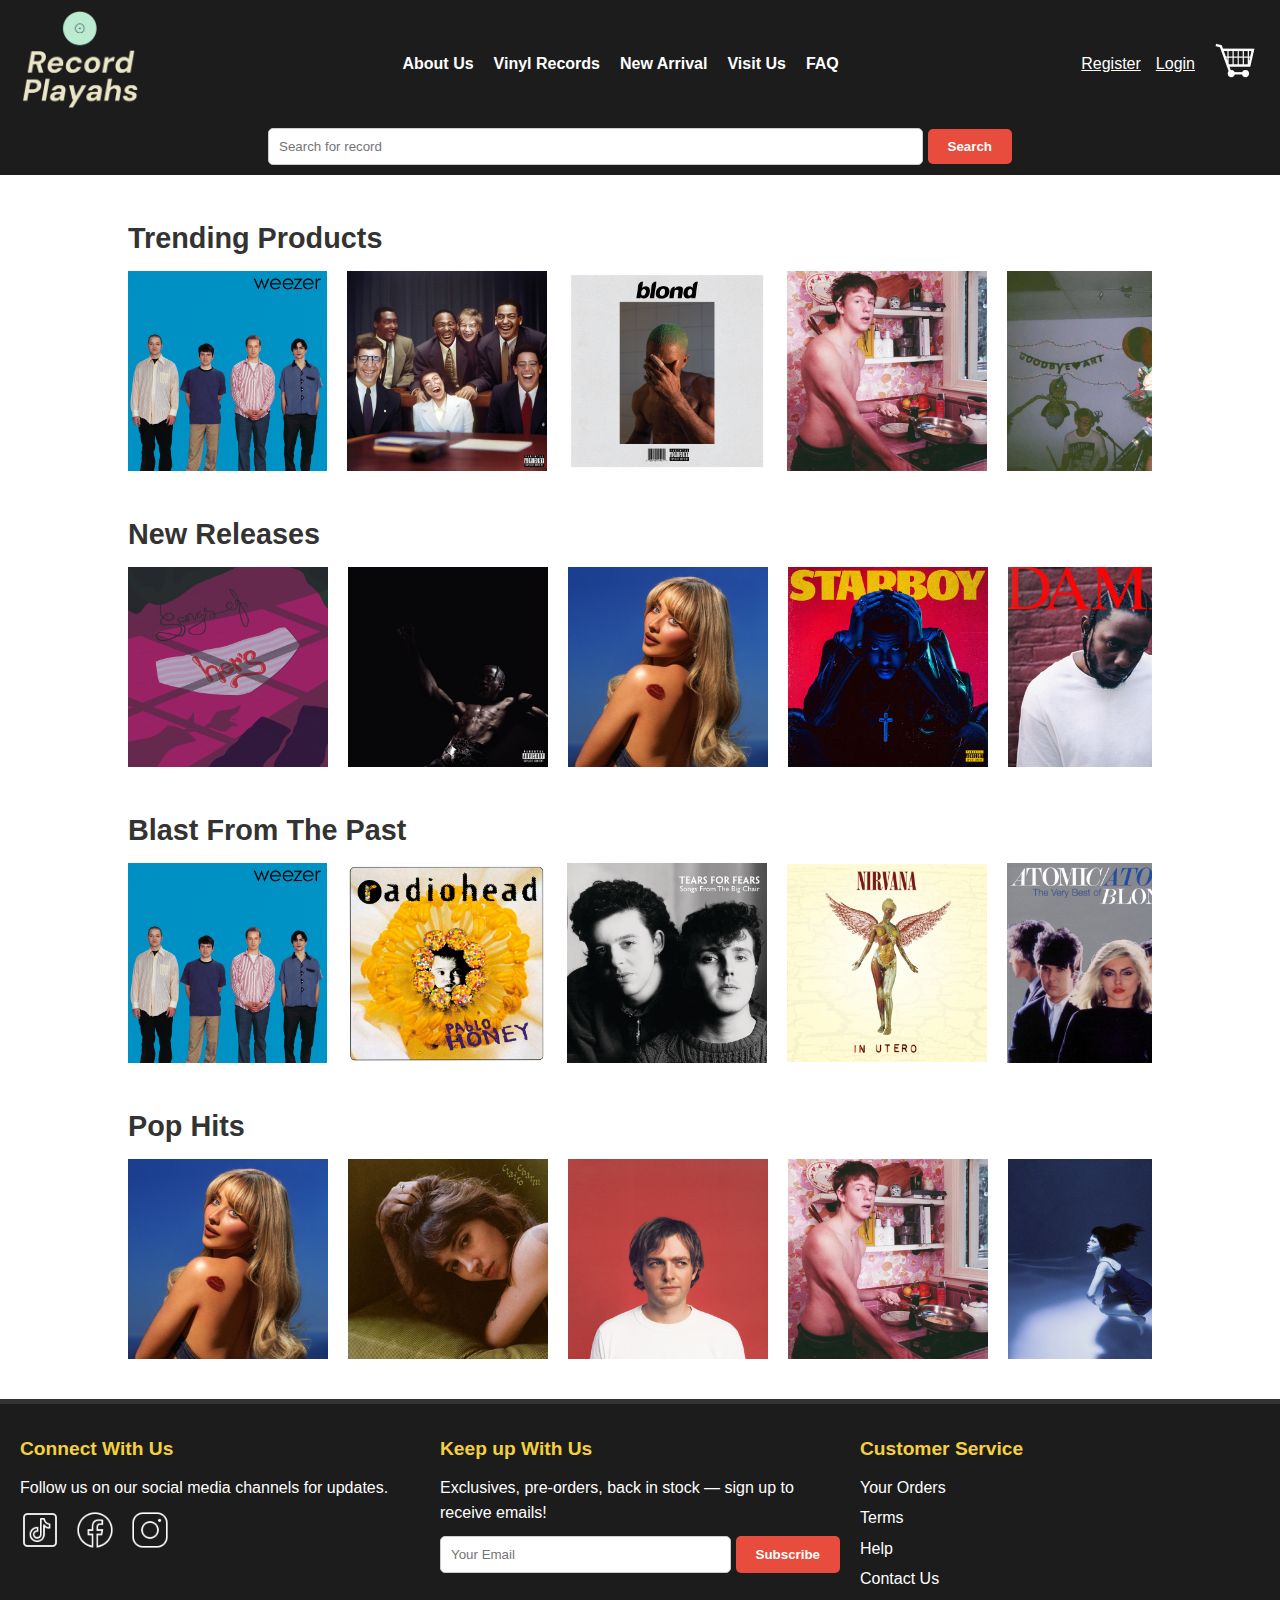
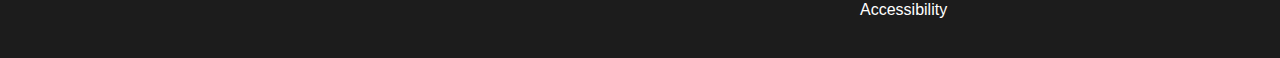
<file: index.html>
<!DOCTYPE html>
<html lang="en">
<head>
  <!-- Character encoding and responsive viewport settings for mobile compatibility -->
  <meta charset="UTF-8">
  <meta name="viewport" content="width=device-width, initial-scale=1.0">
  
  <!-- Link to external CSS file for styling -->
  <link rel="stylesheet" href="styles.css">
  
  <!-- Link to external JavaScript file, deferred loading to improve page load speed -->
  <script src="scripts.js" defer></script>
  
  <!-- Title of the webpage -->
  <title>Record Playahs</title>
</head>
<body>
  <!-- Header section containing the main navigation and search bar -->
  <header>
    <nav>
      <!-- Logo with a link back to the homepage -->
      <a href="#"><img src="images/record-playahs-high-resolution-logo-transparent.png" alt="Record Playahs Logo" id="logo"></a>
      
      <!-- Navigation links for various sections of the site -->
      <ul>
        <li><a href="#">About Us</a></li>
        <li><a href="#">Vinyl Records</a></li>
        <li><a href="#">New Arrival</a></li>
        <li><a href="#">Visit Us</a></li>
        <li><a href="#">FAQ</a></li>
      </ul>
      
      <!-- Authentication links for Register, Login, and Cart -->
      <div class="auth-links">
        <a href="#">Register</a>
        <a href="#">Login</a>
        <a href="buy-page.html"><img src="images/cart-icon.png" alt="Cart"></a>
      </div>
    </nav>
    
    <!-- Search bar form for searching records on the website -->
    <form id="search-bar">
      <input type="text" placeholder="Search for record">
      <button type="submit">Search</button>
    </form>
  </header>

  <!-- Main content section of the website -->
  <main>
    <!-- Trending Section with a list of popular albums -->
    <section id="trending" role="region" aria-labelledby="trending-products">
      <h2 id="trending-products">Trending Products</h2>
      <div class="carousel-container">
        <!-- Buttons to scroll through the carousel of albums -->
        <button class="carousel-button left" aria-label="Scroll Left">&lt;</button>
        
        <!-- Track containing the list of trending albums -->
        <div class="carousel-track">
          <ul role="list">
            <li><a href="product-page-weezer.html"><img src="images/weezer.jpg" alt="Weezer Album"></a></li>
            <li><a href="product-page-yachty.html"><img src="images/lil yachty.jpg" alt="Lil Yachty Album"></a></li>
            <li><a href="product-page-frank.html"><img src="images/frank-ocean.jpg" alt="Frank Ocean Album"></a></li>
            <li><img src="images/malcolm-todd.jpg" alt="Malcolm Todd Album"></li>
            <li><img src="images/surf-curse.jpg" alt="Surf Curse Album"></li>
            <li><img src="images/sufjan-stevens.jpg" alt="Call Me By Your Name"></li>
            <li><img src="images/between-friends.jpg" alt="Between Friends Album"></li>
            <li><img src="images/declan-mckenna.jpg" alt="Declan Mckenna Album"></li>
            <li><img src="images/wallows.jpg" alt="Wallows Album"></li>
            <li><img src="images/salvia-path.jpg" alt="Salvia Path Album"></li>
          </ul>
        </div>
        
        <!-- Button to scroll the carousel right -->
        <button class="carousel-button right" aria-label="Scroll Right">&gt;</button>
      </div>
    </section>

    <!-- New Releases Section displaying newly released albums -->
    <section id="new-releases" role="region" aria-labelledby="new-releases-products">
      <h2 id="new-releases-products">New Releases</h2>
      <div class="carousel-container">
        <!-- Scroll buttons for the carousel -->
        <button class="carousel-button left" aria-label="Scroll Left">&lt;</button>
        
        <!-- Track for displaying the new release albums -->
        <div class="carousel-track">
          <ul role="list">
            <li><img src="images/hers.jpg" alt="Her's Album"></li>
            <li><img src="images/travis-scott.jpg" alt="Travis The Scott"></li>
            <li><img src="images/sabrina-carpenter.jpg" alt="Sabrina Carpenter"></li>
            <li><img src="images/weeknd.jpg" alt="weeknd"></li>
            <li><img src="images/kendrick.jpg" alt="KDot"></li>
            <li><img src="images/clairo.jpg" alt="Clairo"></li>
            <li><img src="images/igor.jpg" alt="Igor"></li>
            <li><img src="images/guts.jpg" alt="Guts"></li>
            <li><img src="images/clancy.jpg" alt="21 Pilots"></li>
            <li><img src="images/billie.jpg" alt="Billie Eillish"></li>
          </ul>
        </div>
        
        <!-- Button to scroll the carousel right -->
        <button class="carousel-button right" aria-label="Scroll Right">&gt;</button>
      </div>
    </section>

    <!-- Blast From The Past Section for classic albums -->
    <section id="blast-from-past" role="region" aria-labelledby="blast-from-past-products">
      <h2 id="blast-from-past-products">Blast From The Past</h2>
      <div class="carousel-container">
        <!-- Scroll buttons for the carousel -->
        <button class="carousel-button left" aria-label="Scroll Left">&lt;</button>
        
        <!-- Track for displaying past albums -->
        <div class="carousel-track">
          <ul role="list">
            <li><a href="product-page-weezer.html"><img src="images/weezer.jpg" alt="Weezer Album"></a></li>
            <li><img src="images/radiohead.jpg" alt="Lil Yachty Album"></li>
            <li><img src="images/tears.jpg" alt="Frank Ocean Album"></li>
            <li><img src="images/nirvana.jpg" alt="Malcolm Todd Album"></li>
            <li><img src="images/blondie.jpg" alt="Surf Curse Album"></li>
            <li><img src="images/talking-heads.jpg" alt="Call Me By Your Name"></li>
            <li><img src="images/david-bowie.jpg" alt="Between Friends Album"></li>
            <li><img src="images/fleetwood.jpg" alt="Declan Mckenna Album"></li>
            <li><img src="images/queen.jpg" alt="Wallows Album"></li>
            <li><img src="images/rolling-stones.jpg" alt="Salvia Path Album"></li>
          </ul>
        </div>
        
        <!-- Button to scroll the carousel right -->
        <button class="carousel-button right" aria-label="Scroll Right">&gt;</button>
      </div>
    </section>

    <!-- Pop Hits Section displaying popular albums -->
    <section id="pop-hits" role="region" aria-labelledby="pop-hits-products">
      <h2 id="pop-hits-products">Pop Hits</h2>
      <div class="carousel-container">
        <!-- Scroll buttons for the carousel -->
        <button class="carousel-button left" aria-label="Scroll Left">&lt;</button>
        
        <!-- Track for displaying popular pop albums -->
        <div class="carousel-track">
          <ul role="list">
            <li><img src="images/sabrina-carpenter.jpg" alt="Album"></li>
            <li><img src="images/clairo.jpg" alt="Album"></li>
            <li><img src="images/dayglow-album.jpg" alt="Album"></li>
            <li><img src="images/malcolm-todd.jpg" alt="Album"></li>
            <li><img src="images/marias.jpg" alt="Album"></li>
            <li><img src="images/beabadoobee.jpg" alt="Album Name"></li>
            <li><img src="images/chappel-roan.jpg" alt="Album"></li>
            <li><img src="images/declan-mckenna.jpg" alt="Declan Mckenna Album"></li>
            <li><img src="images/wallows.jpg" alt="Wallows Album"></li>
            <li><img src="images/alfie.jpg" alt="Album"></li>
          </ul>
        </div>
        
        <!-- Button to scroll the carousel right -->
        <button class="carousel-button right" aria-label="Scroll Right">&gt;</button>
      </div>
    </section>
  </main>

  <!-- Footer section containing contact and social media links -->
  <footer>
    <section>
      <h3>Connect With Us</h3>
      <p>Follow us on our social media channels for updates.</p>
      <div class="social-icons">
        <a href="#" aria-label="TikTok"><img src="images/tiktok-icon.png" alt="TikTok Icon"></a>
        <a href="#" aria-label="Facebook"><img src="images/facebook-icon.png" alt="Facebook Icon"></a>
        <a href="#" aria-label="Instagram"><img src="images/instagram-icon.png" alt="Instagram Icon"></a>
      </div>
    </section>
    
    <section>
      <h3>Keep up With Us</h3>
      <p>Exclusives, pre-orders, back in stock — sign up to receive emails!</p>
      <form>
        <input type="email" placeholder="Your Email">
        <button type="submit">Subscribe</button>
      </form>
    </section>
    
    <section>
      <h3>Customer Service</h3>
      <ul>
        <li><a href="#">Your Orders</a></li>
        <li><a href="#">Terms</a></li>
        <li><a href="#">Help</a></li>
        <li><a href="#">Contact Us</a></li>
        <li><a href="#">Accessibility</a></li>
      </ul>
    </section>
  </footer>
</body>
</html>
</file>
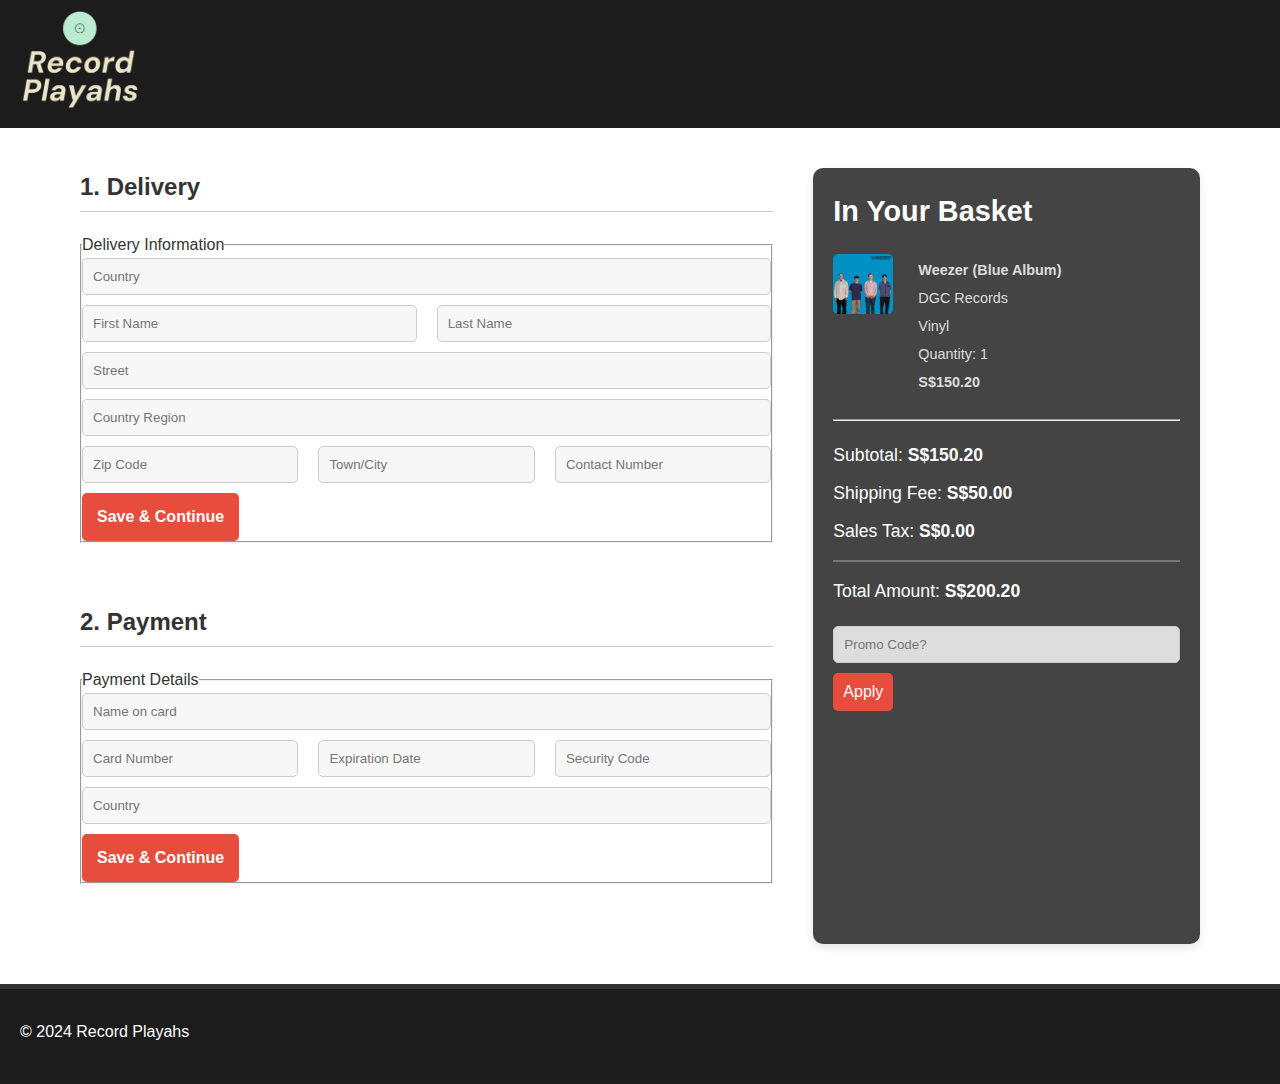
<file: buy-page.html>
<!DOCTYPE html>
<html lang="en">
<head>
  <!-- Metadata for character encoding and responsive viewport settings -->
  <meta charset="UTF-8">
  <meta name="viewport" content="width=device-width, initial-scale=1.0">
  
  <!-- Link to external CSS file for styling the page -->
  <link rel="stylesheet" href="styles.css">
  
  <!-- Link to external JavaScript file (with defer attribute to load after the page) -->
  <script src="scripts.js" defer></script>
  
  <!-- Title of the page, displayed in the browser tab -->
  <title>Buy Page</title>
</head>
<body>
  <!-- Header section with the website logo -->
  <header>
    <nav>
      <!-- Link to homepage with the logo -->
      <a href="index.html"><img src="images/record-playahs-high-resolution-logo-transparent.png" alt="Record Playahs Logo" id="logo"></a>
    </nav>
  </header>

  <!-- Main content section of the Buy Page -->
  <main class="buy-page">
    
    <!-- Delivery information section -->
    <section class="delivery-form">
      <h2>1. Delivery</h2>
      <!-- Delivery form for the user to fill out their delivery details -->
      <form>
        <fieldset>
          <legend>Delivery Information</legend>
          <!-- Country input field -->
          <input type="text" placeholder="Country">
          
          <!-- First and Last name inputs in a row -->
          <span class="form-row">
            <input type="text" placeholder="First Name">
            <input type="text" placeholder="Last Name">
          </span>
          
          <!-- Street address input field -->
          <input type="text" placeholder="Street">
          
          <!-- Country Region input field -->
          <span class="form-row">
            <input type="text" placeholder="Country Region">
          </span>
          
          <!-- Zip Code, City, and Contact Number in a row -->
          <span class="form-row">
            <input type="text" placeholder="Zip Code">
            <input type="text" placeholder="Town/City">
            <input type="text" placeholder="Contact Number">
          </span>
          
          <!-- Button to save the form data and proceed to payment -->
          <button type="submit" class="save-button">Save & Continue</button>
        </fieldset>
      </form>

      <!-- Payment section, initially hidden -->
      <h2>2. Payment</h2>
      <form id="payment-form" class="hidden">
        <fieldset>
          <legend>Payment Details</legend>
          
          <!-- Name on card input field -->
          <input type="text" placeholder="Name on card">
          
          <!-- Card Number, Expiration Date, and Security Code inputs in a row -->
          <span class="form-row">
            <input type="text" placeholder="Card Number">
            <input type="text" placeholder="Expiration Date">
            <input type="text" placeholder="Security Code">
          </span>
          
          <!-- Country input for payment section -->
          <input type="text" placeholder="Country">
          
          <!-- Button to save payment details and continue -->
          <button type="submit" class="save-button">Save & Continue</button>
        </fieldset>
      </form>
    </section>

    <!-- Basket Section showing the user's items and order summary -->
    <section class="basket-section">
      <h2>In Your Basket</h2>
      
      <!-- Item listed in the basket (Weezer's Blue Album) -->
      <figure class="basket-item">
        <img src="images/weezer.jpg" alt="Album Image">
        <figcaption>
          <p><strong>Weezer (Blue Album)</strong></p>
          <p>DGC Records</p>
          <p>Vinyl</p>
          <p>Quantity: 1</p>
          <p><strong>S$150.20</strong></p>
        </figcaption>
      </figure>
      
      <!-- Horizontal line separating the item and total -->
      <hr>
      
      <!-- Section showing the order summary -->
      <section class="basket-total">
        <p>Subtotal: <strong>S$150.20</strong></p>
        <p>Shipping Fee: <strong>S$50.00</strong></p>
        <p>Sales Tax: <strong>S$0.00</strong></p>
        <hr>
        <p>Total Amount: <strong>S$200.20</strong></p>
      </section>
      
      <!-- Promo code form -->
      <form>
        <input type="text" placeholder="Promo Code?" class="promo-code">
        <button type="submit" class="apply-button">Apply</button>
      </form>        
    </section>
  </main>

  <!-- Footer section with copyright info -->
  <footer>
    <p>© 2024 Record Playahs</p>
  </footer>
</body>
</html>
</file>
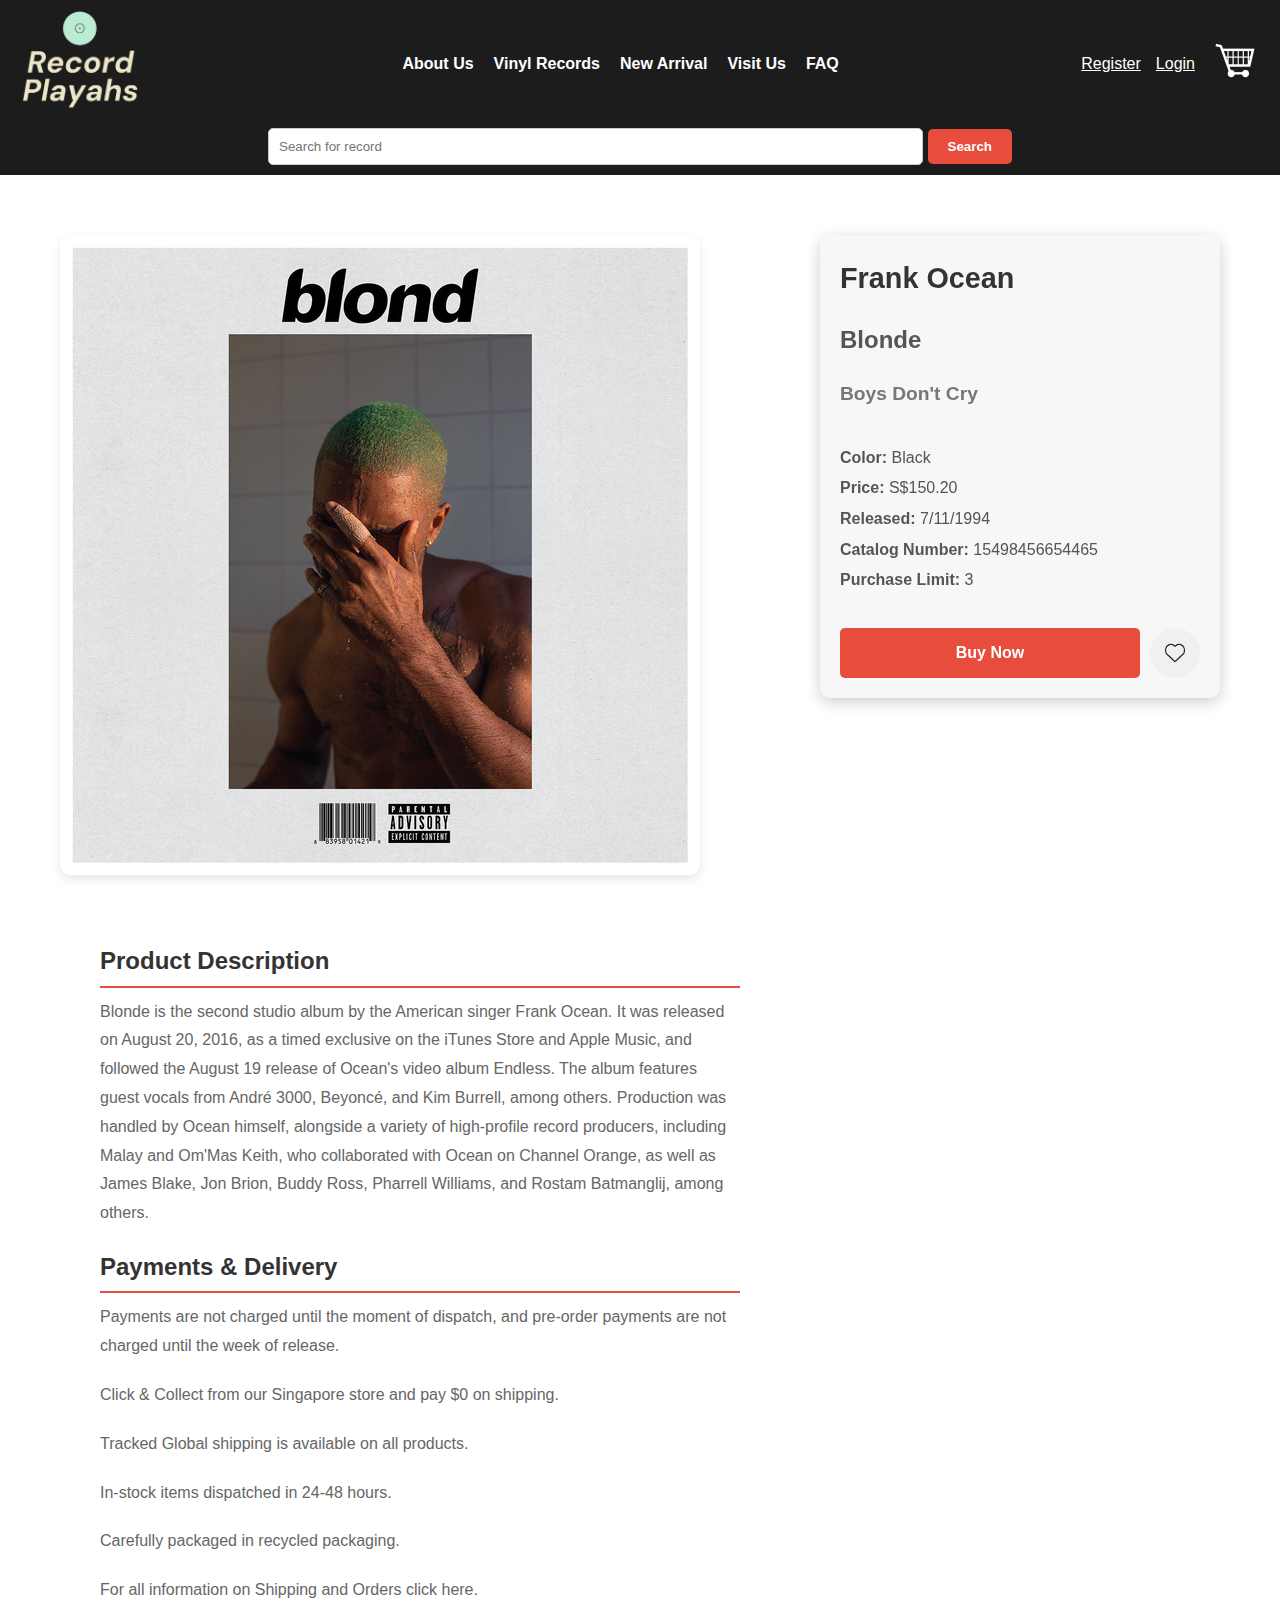
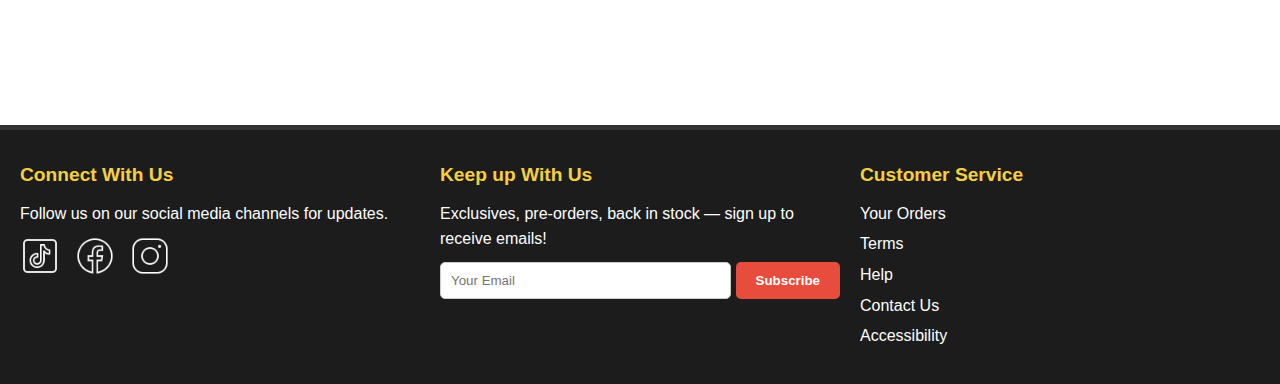
<file: product-page-frank.html>
<!DOCTYPE html>
<html lang="en">
<head>
  <!-- Metadata for character encoding and responsive viewport settings -->
  <meta charset="UTF-8">
  <meta name="viewport" content="width=device-width, initial-scale=1.0">
  
  <!-- Link to external CSS file for styling the page -->
  <link rel="stylesheet" href="styles.css">
  
  <!-- Link to external JavaScript file (with defer attribute to load after the page) -->
  <script src="scripts.js" defer></script>
  
  <!-- Title of the page, which is displayed in the browser tab -->
  <title>Product Page</title>
</head>
<body>
  <!-- Header section containing the navigation and search bar -->
  <header>
    <nav>
      <!-- Link to homepage with the logo -->
      <a href="index.html"><img src="images/record-playahs-high-resolution-logo-transparent.png" alt="Record Playahs Logo" id="logo"></a>
      
      <!-- Navigation menu with links to other pages -->
      <ul>
        <li><a href="#">About Us</a></li>
        <li><a href="#">Vinyl Records</a></li>
        <li><a href="#">New Arrival</a></li>
        <li><a href="#">Visit Us</a></li>
        <li><a href="#">FAQ</a></li>
      </ul>
      
      <!-- Section containing authentication links (Register, Login, and Cart) -->
      <section class="auth-links">
        <a href="#">Register</a>
        <a href="#">Login</a>
        <a href="#"><img src="images/cart-icon.png" alt="Cart"></a>
      </section>
    </nav>
    
    <!-- Search form for searching products on the website -->
    <form id="search-bar">
      <input type="text" placeholder="Search for record">
      <button type="submit">Search</button>
    </form>
  </header>

  <!-- Main section where the product details are displayed -->
  <main>
    <section class="product-details">
      <!-- Left section: Product image and description -->
      <aside class="product-left">
        <figure class="product-image">
          <!-- Display the product image (Frank Ocean's album cover) -->
          <img src="images/frank-ocean.jpg" alt="Frank Ocean Album">
        </figure>
        
        <section class="product-description">
          <!-- Product description with details about the album -->
          <h2>Product Description</h2>
          <p>Blonde is the second studio album by the American singer Frank Ocean. 
            It was released on August 20, 2016, as a timed exclusive on the iTunes Store and 
            Apple Music, and followed the August 19 release of Ocean's video album Endless. 
            The album features guest vocals from André 3000, Beyoncé, and Kim Burrell, among 
            others. Production was handled by Ocean himself, alongside a variety of 
            high-profile record producers, including Malay and Om'Mas Keith, who 
            collaborated with Ocean on Channel Orange, as well as James Blake, 
            Jon Brion, Buddy Ross, Pharrell Williams, and Rostam Batmanglij, among others.</p>
          
          <!-- Payment and Delivery information -->
          <h2>Payments & Delivery</h2>
          <p>Payments are not charged until the moment of dispatch, and pre-order payments are not charged until the week of release.</p>
          <p>Click & Collect from our Singapore store and pay $0 on shipping.</p>
          <p>Tracked Global shipping is available on all products.</p>
          <p>In-stock items dispatched in 24-48 hours.</p>
          <p>Carefully packaged in recycled packaging.</p>
          <p>For all information on Shipping and Orders click here.</p>
        </section>
      </aside>

      <!-- Right section: Product details (title, catalog number, price, and actions) -->
      <article class="product-info">
        <!-- Product name and album details -->
        <h1>Frank Ocean</h1>
        <h2>Blonde</h2>
        <h3>Boys Don't Cry</h3>
        
        <!-- Additional product meta information -->
        <section class="product-meta">
          <p><strong>Color:</strong> Black</p>
          <p><strong>Price:</strong> S$150.20</p>
          <p><strong>Released:</strong> 7/11/1994</p>
          <p><strong>Catalog Number:</strong> 15498456654465</p>
          <p><strong>Purchase Limit:</strong> 3</p>
        </section>
        
        <!-- Product action buttons (Buy Now, Add to Wishlist) -->
        <section class="product-actions">
          <!-- Buy Now button -->
          <button class="buy-now">Buy Now</button>
          
          <!-- Wishlist button with heart icon -->
          <button class="wishlist"><img src="images/heart-icon.png" alt="Wishlist"></button>
        </section>
      </article>
    </section>
  </main>

  <!-- Footer section with social media links and customer service information -->
  <footer>
    <section>
      <!-- Connect with us: Section with social media icons -->
      <h3>Connect With Us</h3>
      <p>Follow us on our social media channels for updates.</p>
      <section class="social-icons">
        <a href="#" aria-label="TikTok"><img src="images/tiktok-icon.png" alt="TikTok Icon"></a>
        <a href="#" aria-label="Facebook"><img src="images/facebook-icon.png" alt="Facebook Icon"></a>
        <a href="#" aria-label="Instagram"><img src="images/instagram-icon.png" alt="Instagram Icon"></a>
      </section>
    </section>
    
    <!-- Keep up with us: Email subscription form -->
    <section>
      <h3>Keep up With Us</h3>
      <p>Exclusives, pre-orders, back in stock — sign up to receive emails!</p>
      <form>
        <input type="email" placeholder="Your Email">
        <button type="submit">Subscribe</button>
      </form>
    </section>
    
    <!-- Customer Service section with helpful links -->
    <section>
      <h3>Customer Service</h3>
      <ul>
        <li><a href="#">Your Orders</a></li>
        <li><a href="#">Terms</a></li>
        <li><a href="#">Help</a></li>
        <li><a href="#">Contact Us</a></li>
        <li><a href="#">Accessibility</a></li>
      </ul>
    </section>
  </footer>
</body>
</html>
</file>
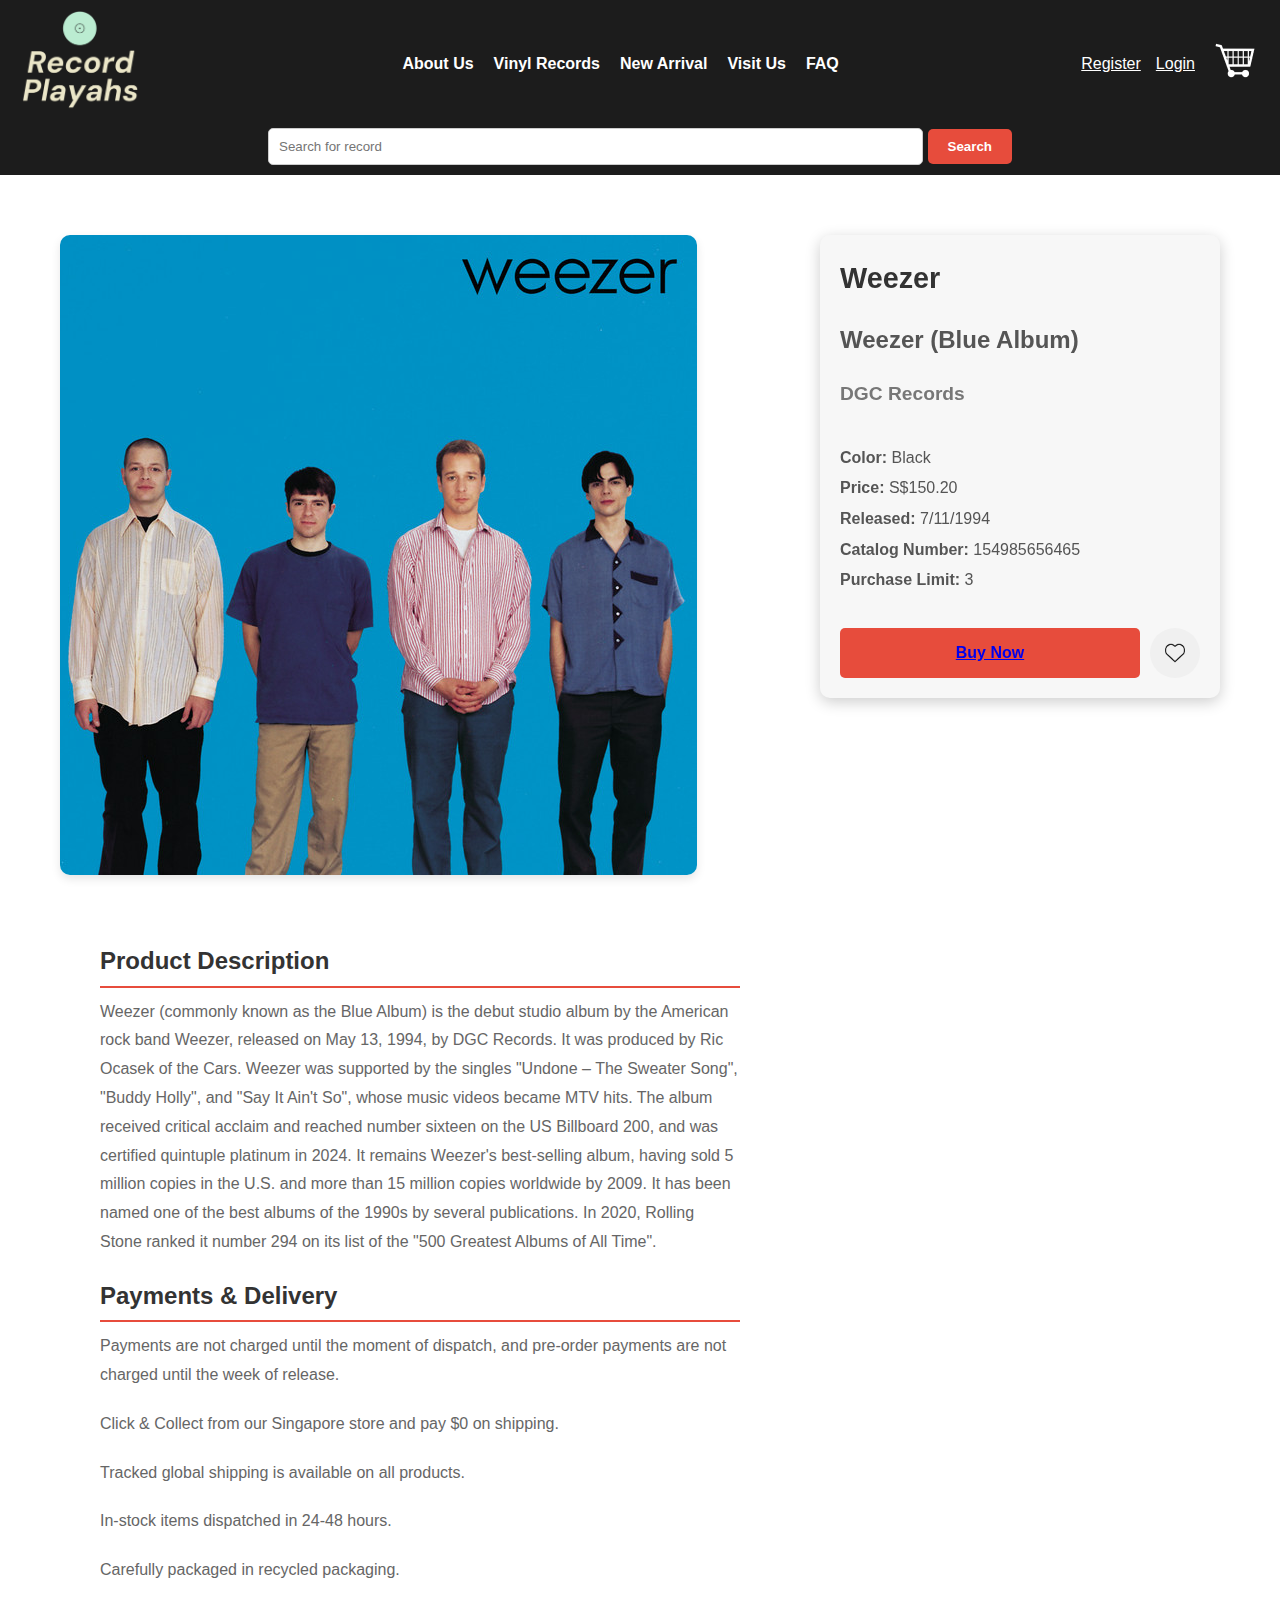
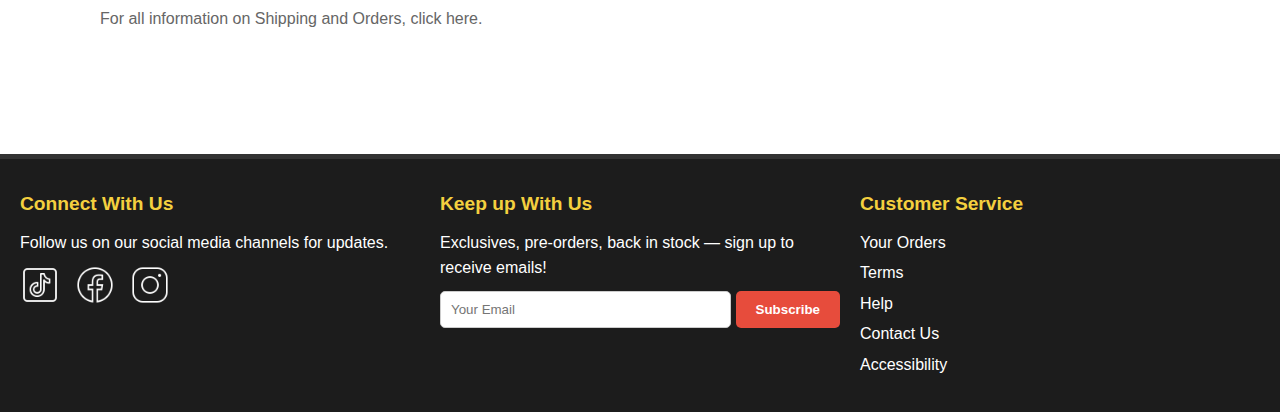
<file: product-page-weezer.html>
<!DOCTYPE html>
<html lang="en">
<head>
  <!-- Metadata for character encoding and responsive viewport -->
  <meta charset="UTF-8">
  <meta name="viewport" content="width=device-width, initial-scale=1.0">
  
  <!-- Link to external CSS file for styling the page -->
  <link rel="stylesheet" href="styles.css">
  
  <!-- Link to external JavaScript file (deferred for improved page load performance) -->
  <script src="scripts.js" defer></script>
  
  <!-- Title of the page displayed in the browser tab -->
  <title>Product Page</title>
</head>
<body>
  <!-- Header section containing the navigation menu and search bar -->
  <header>
    <nav>
      <!-- Link to the homepage with the logo -->
      <a href="index.html"><img src="images/record-playahs-high-resolution-logo-transparent.png" alt="Record Playahs Logo" id="logo"></a>
      
      <!-- Navigation links for different sections of the site -->
      <ul>
        <li><a href="#">About Us</a></li>
        <li><a href="#">Vinyl Records</a></li>
        <li><a href="#">New Arrival</a></li>
        <li><a href="#">Visit Us</a></li>
        <li><a href="#">FAQ</a></li>
      </ul>
      
      <!-- Authentication links (register, login, cart) -->
      <section class="auth-links">
        <a href="#">Register</a>
        <a href="#">Login</a>
        <a href="buy-page.html"><img src="images/cart-icon.png" alt="Cart"></a>
      </section>
    </nav>
    
    <!-- Search bar for searching products on the website -->
    <form id="search-bar">
      <input type="text" placeholder="Search for record">
      <button type="submit">Search</button>
    </form>
  </header>

  <!-- Main content section for displaying product details -->
  <main>
    <section class="product-details">
      <!-- Left section displaying the product image and description -->
      <aside class="product-left">
        <figure class="product-image">
          <!-- Display the image of the product -->
          <img src="images/weezer.jpg" alt="Weezer Album">
        </figure>
        
        <section class="product-description">
          <!-- Product description section -->
          <h2>Product Description</h2>
          <p>Weezer (commonly known as the Blue Album) is the debut studio album by 
            the American rock band Weezer, released on May 13, 1994, by DGC Records. 
            It was produced by Ric Ocasek of the Cars. Weezer was supported by the 
            singles "Undone – The Sweater Song", "Buddy Holly", and "Say It Ain't So", 
            whose music videos became MTV hits. The album received critical acclaim and 
            reached number sixteen on the US Billboard 200, and was certified quintuple 
            platinum in 2024. It remains Weezer's best-selling album, having sold 5 
            million copies in the U.S. and more than 15 million copies worldwide by 2009. 
            It has been named one of the best albums of the 1990s by several publications. 
            In 2020, Rolling Stone ranked it number 294 on 
            its list of the "500 Greatest Albums of All Time".</p>
          <!-- Payment and Delivery section -->
          <h2>Payments & Delivery</h2>
          <p>Payments are not charged until the moment of dispatch, and pre-order payments are not charged until the week of release.</p>
          <p>Click & Collect from our Singapore store and pay $0 on shipping.</p>
          <p>Tracked global shipping is available on all products.</p>
          <p>In-stock items dispatched in 24-48 hours.</p>
          <p>Carefully packaged in recycled packaging.</p>
          <p>For all information on Shipping and Orders, click here.</p>
        </section>
      </aside>

      <!-- Right section displaying the product information and purchase options -->
      <article class="product-info">
        <!-- Product title and album details -->
        <h1>Weezer</h1>
        <h2>Weezer (Blue Album)</h2>
        <h3>DGC Records</h3>
        
        <!-- Product meta information (color, price, release date, catalog number) -->
        <section class="product-meta">
          <p><strong>Color:</strong> Black</p>
          <p><strong>Price:</strong> S$150.20</p>
          <p><strong>Released:</strong> 7/11/1994</p>
          <p><strong>Catalog Number:</strong> 154985656465</p>
          <p><strong>Purchase Limit:</strong> 3</p>
        </section>
        
        <!-- Buttons for purchasing the product or adding to wishlist -->
        <section class="product-actions">
          <!-- "Buy Now" button linking to the buy page -->
          <button class="buy-now"><a href="buy-page.html">Buy Now</a></button>
          
          <!-- Wishlist button with heart icon -->
          <button class="wishlist"><img src="images/heart-icon.png" alt="Wishlist"></button>
        </section>
      </article>
    </section>
  </main>

  <!-- Footer section with contact information and social media links -->
  <footer>
    <section>
      <!-- Connect with Us section with social media icons -->
      <h3>Connect With Us</h3>
      <p>Follow us on our social media channels for updates.</p>
      <section class="social-icons">
        <a href="#" aria-label="TikTok"><img src="images/tiktok-icon.png" alt="TikTok Icon"></a>
        <a href="#" aria-label="Facebook"><img src="images/facebook-icon.png" alt="Facebook Icon"></a>
        <a href="#" aria-label="Instagram"><img src="images/instagram-icon.png" alt="Instagram Icon"></a>
      </section>
    </section>
    
    <section>
      <!-- Keep up With Us section with email subscription form -->
      <h3>Keep up With Us</h3>
      <p>Exclusives, pre-orders, back in stock — sign up to receive emails!</p>
      <form>
        <input type="email" placeholder="Your Email">
        <button type="submit">Subscribe</button>
      </form>
    </section>
    
    <section>
      <!-- Customer Service section with helpful links -->
      <h3>Customer Service</h3>
      <ul>
        <li><a href="#">Your Orders</a></li>
        <li><a href="#">Terms</a></li>
        <li><a href="#">Help</a></li>
        <li><a href="#">Contact Us</a></li>
        <li><a href="#">Accessibility</a></li>
      </ul>
    </section>
  </footer>
</body>
</html>
</file>
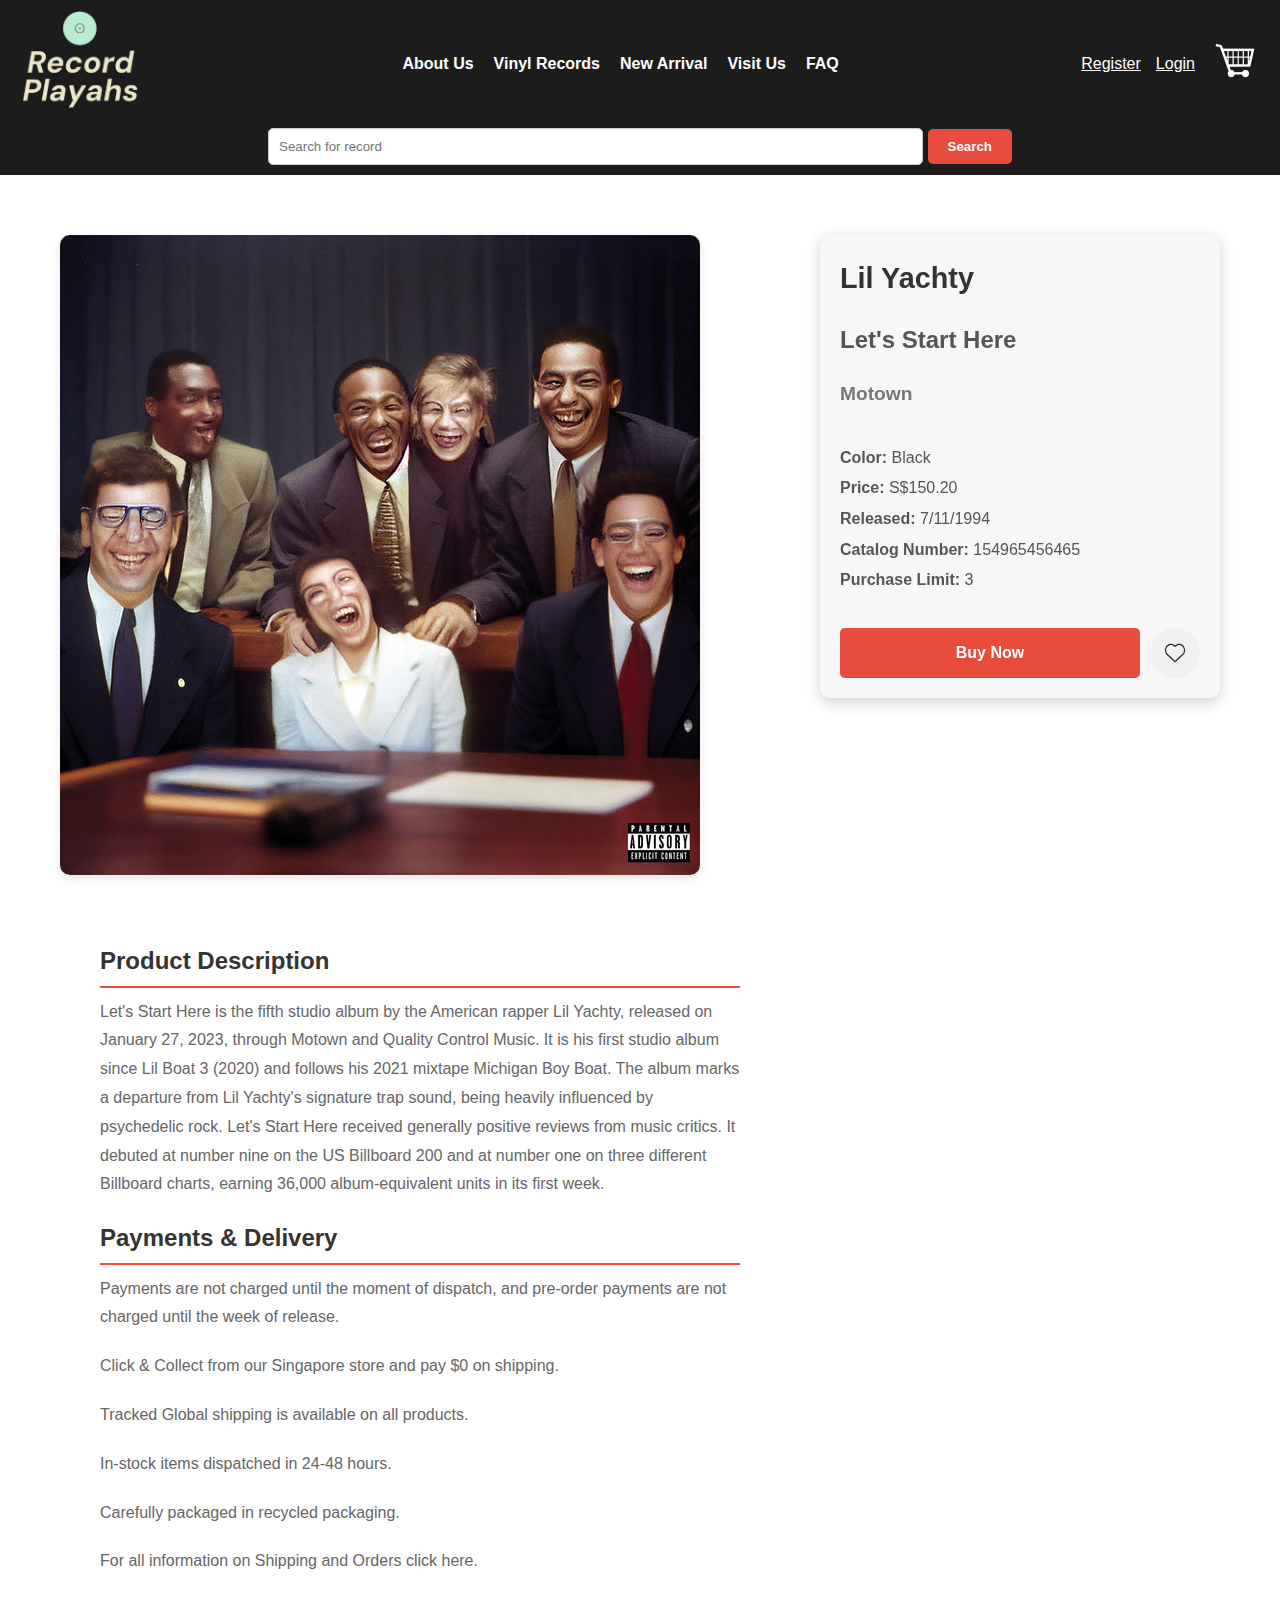
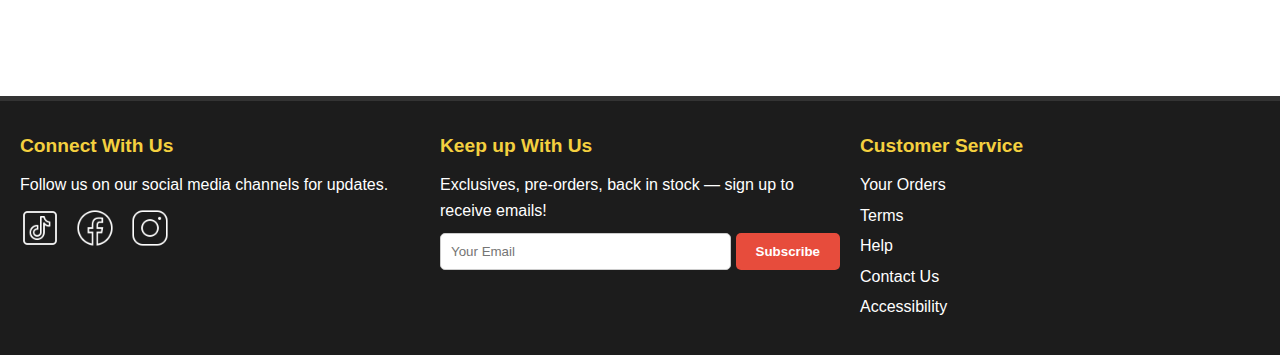
<file: product-page-yachty.html>
<!DOCTYPE html>
<html lang="en">
<head>
  <!-- Metadata for character encoding and responsive viewport settings -->
  <meta charset="UTF-8">
  <meta name="viewport" content="width=device-width, initial-scale=1.0">
  
  <!-- Link to external CSS file for styling the page -->
  <link rel="stylesheet" href="styles.css">
  
  <!-- Link to external JavaScript file (with defer attribute to load after the page) -->
  <script src="scripts.js" defer></script>
  
  <!-- Title of the page, which is displayed in the browser tab -->
  <title>Product Page</title>
</head>
<body>
  <!-- Header section containing the navigation and search bar -->
  <header>
    <nav>
      <!-- Link to homepage with the logo -->
      <a href="index.html"><img src="images/record-playahs-high-resolution-logo-transparent.png" alt="Record Playahs Logo" id="logo"></a>
      
      <!-- Navigation menu with links to other pages -->
      <ul>
        <li><a href="#">About Us</a></li>
        <li><a href="#">Vinyl Records</a></li>
        <li><a href="#">New Arrival</a></li>
        <li><a href="#">Visit Us</a></li>
        <li><a href="#">FAQ</a></li>
      </ul>
      
      <!-- Section containing authentication links (Register, Login, and Cart) -->
      <section class="auth-links">
        <a href="#">Register</a>
        <a href="#">Login</a>
        <a href="#"><img src="images/cart-icon.png" alt="Cart"></a>
      </section>
    </nav>
    
    <!-- Search form for searching products on the website -->
    <form id="search-bar">
      <input type="text" placeholder="Search for record">
      <button type="submit">Search</button>
    </form>
  </header>

  <!-- Main section where the product details are displayed -->
  <main>
    <section class="product-details">
      <!-- Left section: Product image and description -->
      <aside class="product-left">
        <figure class="product-image">
          <!-- Display the product image (Lil Yachty album cover) -->
          <img src="images/lil yachty.jpg" alt="Lil Yachty Album">
        </figure>
        
        <section class="product-description">
          <!-- Product description with details about the album -->
          <h2>Product Description</h2>
          <p>Let's Start Here is the fifth studio album by the American rapper Lil Yachty, 
            released on January 27, 2023, through Motown and Quality Control Music. It is his 
            first studio album since Lil Boat 3 (2020) and follows his 2021 mixtape Michigan 
            Boy Boat. The album marks a departure from Lil Yachty's signature trap sound, 
            being heavily influenced by psychedelic rock.
            Let's Start Here received generally positive reviews from music critics. 
            It debuted at number nine on the US Billboard 200 and at number one on three 
            different Billboard charts, earning 36,000 album-equivalent units in its first week.</p>
          
          <!-- Payment and Delivery information -->
          <h2>Payments & Delivery</h2>
          <p>Payments are not charged until the moment of dispatch, and pre-order payments are not charged until the week of release.</p>
          <p>Click & Collect from our Singapore store and pay $0 on shipping.</p>
          <p>Tracked Global shipping is available on all products.</p>
          <p>In-stock items dispatched in 24-48 hours.</p>
          <p>Carefully packaged in recycled packaging.</p>
          <p>For all information on Shipping and Orders click here.</p>
        </section>
      </aside>

      <!-- Right section: Product details (title, catalog number, price, and actions) -->
      <article class="product-info">
        <!-- Product name and album details -->
        <h1>Lil Yachty</h1>
        <h2>Let's Start Here</h2>
        <h3>Motown</h3>
        
        <!-- Additional product meta information -->
        <section class="product-meta">
          <p><strong>Color:</strong> Black</p>
          <p><strong>Price:</strong> S$150.20</p>
          <p><strong>Released:</strong> 7/11/1994</p>
          <p><strong>Catalog Number:</strong> 154965456465</p>
          <p><strong>Purchase Limit:</strong> 3</p>
        </section>
        
        <!-- Product action buttons (Buy Now, Add to Wishlist) -->
        <section class="product-actions">
          <!-- Buy Now button -->
          <button class="buy-now">Buy Now</button>
          
          <!-- Wishlist button with heart icon -->
          <button class="wishlist"><img src="images/heart-icon.png" alt="Wishlist"></button>
        </section>
      </article>
    </section>
  </main>

  <!-- Footer section with social media links and customer service information -->
  <footer>
    <section>
      <!-- Connect with us: Section with social media icons -->
      <h3>Connect With Us</h3>
      <p>Follow us on our social media channels for updates.</p>
      <section class="social-icons">
        <a href="#" aria-label="TikTok"><img src="images/tiktok-icon.png" alt="TikTok Icon"></a>
        <a href="#" aria-label="Facebook"><img src="images/facebook-icon.png" alt="Facebook Icon"></a>
        <a href="#" aria-label="Instagram"><img src="images/instagram-icon.png" alt="Instagram Icon"></a>
      </section>
    </section>
    
    <!-- Keep up with us: Email subscription form -->
    <section>
      <h3>Keep up With Us</h3>
      <p>Exclusives, pre-orders, back in stock — sign up to receive emails!</p>
      <form>
        <input type="email" placeholder="Your Email">
        <button type="submit">Subscribe</button>
      </form>
    </section>
    
    <!-- Customer Service section with helpful links -->
    <section>
      <h3>Customer Service</h3>
      <ul>
        <li><a href="#">Your Orders</a></li>
        <li><a href="#">Terms</a></li>
        <li><a href="#">Help</a></li>
        <li><a href="#">Contact Us</a></li>
        <li><a href="#">Accessibility</a></li>
      </ul>
    </section>
  </footer>
</body>
</html>
</file>
<file: styles.css>
* {
    /* This rule applies to: * */
        margin: 0; /* This sets the margin property */
        padding: 0; /* This sets the padding property */
        box-sizing: border-box; /* This sets the box-sizing property */
    }
    
    .product-details {
    /* This rule applies to: .product-details */
        display: flex; /* This sets the display property */
        gap: 40px; /* This sets the gap property */
        padding: 40px; /* This sets the padding property */
        max-width: 1200px; /* This sets the max-width property */
        margin: 0 auto; /* This sets the margin property */
    }
    
    .product-image img {
    /* This rule applies to: .product-image img */
        max-width: 400px; /* This sets the max-width property */
        height: auto; /* This sets the height property */
        border-radius: 10px; /* This sets the border-radius property */
        box-shadow: 0 4px 10px rgba(0, 0, 0, 0.2); /* This sets the box-shadow property */
    }
    
    .product-info {
    /* This rule applies to: .product-info */
        display: flex; /* This sets the display property */
        flex-direction: column; /* This sets the flex-direction property */
        gap: 10px; /* This sets the gap property */
        max-width: 600px; /* This sets the max-width property */
    }
    
    .product-info h1,
    .product-info h2,
    .product-info h3 {
    /* This rule applies to: .product-info h3 */
        margin-bottom: 10px; /* This sets the margin-bottom property */
    }
    
    .product-meta p {
    /* This rule applies to: .product-meta p */
        font-size: 1rem; /* This sets the font-size property */
        margin: 5px 0; /* This sets the margin property */
        color: #555; /* This sets the color property */
    }
    
    .product-actions {
    /* This rule applies to: .product-actions */
        display: flex; /* This sets the display property */
        gap: 10px; /* This sets the gap property */
        margin-top: 20px; /* This sets the margin-top property */
    }
    
    .buy-now {
    /* This rule applies to: .buy-now */
        padding: 10px 20px; /* This sets the padding property */
        background-color: #e74c3c; /* This sets the background-color property */
        color: white; /* This sets the color property */
        border: none; /* This sets the border property */
        border-radius: 5px; /* This sets the border-radius property */
        font-size: 1rem; /* This sets the font-size property */
        cursor: pointer; /* This sets the cursor property */
        font-weight: bold; /* This sets the font-weight property */
        transition: background-color 0.3s ease; /* This sets the transition property */
    }
    
    .buy-now:hover {
    /* This rule applies to: .buy-now:hover */
        background-color: #c0392b; /* This sets the background-color property */
    }
    
    .wishlist {
    /* This rule applies to: .wishlist */
        padding: 10px; /* This sets the padding property */
        background-color: #f0f0f0; /* This sets the background-color property */
        border: none; /* This sets the border property */
        border-radius: 5px; /* This sets the border-radius property */
        cursor: pointer; /* This sets the cursor property */
    }
    
    .product-description {
    /* This rule applies to: .product-description */
        padding: 40px; /* This sets the padding property */
        max-width: 800px; /* This sets the max-width property */
        margin: 0 auto; /* This sets the margin property */
    }
    
    .product-description h2 {
    /* This rule applies to: .product-description h2 */
        font-size: 1.5rem; /* This sets the font-size property */
        margin-bottom: 10px; /* This sets the margin-bottom property */
        color: #333; /* This sets the color property */
    }
    
    .product-description p {
    /* This rule applies to: .product-description p */
        font-size: 1rem; /* This sets the font-size property */
        color: #666; /* This sets the color property */
        line-height: 1.6; /* This sets the line-height property */
        margin-bottom: 20px; /* This sets the margin-bottom property */
    }
    
    body {
    /* This rule applies to: body */
        font-family: Arial, sans-serif; /* This sets the font-family property */
        line-height: 1.6; /* This sets the line-height property */
        color: #333; /* This sets the color property */
    }
    
    main.buy-page {
    /* This rule applies to: main.buy-page */
        display: flex; /* This sets the display property */
        justify-content: space-between; /* This sets the justify-content property */
        padding: 40px; /* This sets the padding property */
        max-width: 1200px; /* This sets the max-width property */
        margin: 0 auto; /* This sets the margin property */
    }
    
    section.delivery-form {
    /* This rule applies to: section.delivery-form */
        flex: 3; /* This sets the flex property */
        margin-right: 40px; /* This sets the margin-right property */
    }
    
    section.delivery-form h2 {
    /* This rule applies to: section.delivery-form h2 */
        font-size: 1.5rem; /* This sets the font-size property */
        margin-bottom: 20px; /* This sets the margin-bottom property */
        color: #333; /* This sets the color property */
        border-bottom: 1px solid #ccc; /* This sets the border-bottom property */
        padding-bottom: 5px; /* This sets the padding-bottom property */
    }
    
    section.delivery-form form {
    /* This rule applies to: section.delivery-form form */
        display: flex; /* This sets the display property */
        flex-direction: column; /* This sets the flex-direction property */
        gap: 20px; /* This sets the gap property */
    }
    
    span.form-row {
    /* This rule applies to: span.form-row */
        display: flex; /* This sets the display property */
        gap: 20px; /* This sets the gap property */
    }
    
    section.delivery-form input {
    /* This rule applies to: section.delivery-form input */
        width: 100%; /* This sets the width property */
        padding: 10px; /* This sets the padding property */
        border: 1px solid #ccc; /* This sets the border property */
        border-radius: 5px; /* This sets the border-radius property */
        background-color: #f7f7f7; /* This sets the background-color property */
        margin-bottom: 10px; /* This sets the margin-bottom property */
    }
    
    .save-button {
    /* This rule applies to: .save-button */
        padding: 15px; /* This sets the padding property */
        background-color: #e74c3c; /* This sets the background-color property */
        color: white; /* This sets the color property */
        border: none; /* This sets the border property */
        border-radius: 5px; /* This sets the border-radius property */
        cursor: pointer; /* This sets the cursor property */
        font-size: 1rem; /* This sets the font-size property */
        font-weight: bold; /* This sets the font-weight property */
        transition: background-color 0.3s ease; /* This sets the transition property */
    }
    
    .save-button:hover {
    /* This rule applies to: .save-button:hover */
        background-color: #c0392b; /* This sets the background-color property */
    }
    
    aside.basket-summary {
    /* This rule applies to: aside.basket-summary */
        flex: 2; /* This sets the flex property */
        background-color: #f7f7f7; /* This sets the background-color property */
        padding: 20px; /* This sets the padding property */
        border-radius: 10px; /* This sets the border-radius property */
        box-shadow: 0 4px 10px rgba(0, 0, 0, 0.1); /* This sets the box-shadow property */
    }
    
    aside.basket-summary h2 {
    /* This rule applies to: aside.basket-summary h2 */
        font-size: 1.5rem; /* This sets the font-size property */
        margin-bottom: 20px; /* This sets the margin-bottom property */
    }
    
    figure.basket-item {
    /* This rule applies to: figure.basket-item */
        display: flex; /* This sets the display property */
        gap: 15px; /* This sets the gap property */
        margin-bottom: 20px; /* This sets the margin-bottom property */
    }
    
    figure.basket-item img {
    /* This rule applies to: figure.basket-item img */
        width: 80px; /* This sets the width property */
        height: 80px; /* This sets the height property */
        border-radius: 5px; /* This sets the border-radius property */
    }
    
    figure.basket-item figcaption p {
    /* This rule applies to: figure.basket-item figcaption p */
        margin: 5px 0; /* This sets the margin property */
        font-size: 0.9rem; /* This sets the font-size property */
    }
    
    section.basket-total {
    /* This rule applies to: section.basket-total */
        margin-top: 20px; /* This sets the margin-top property */
    }
    
    section.basket-total p {
    /* This rule applies to: section.basket-total p */
        font-size: 1rem; /* This sets the font-size property */
        margin: 10px 0; /* This sets the margin property */
    }
    
    section.basket-total hr {
    /* This rule applies to: section.basket-total hr */
        border: 0.5px solid #ccc; /* This sets the border property */
        margin: 10px 0; /* This sets the margin property */
    }
    
    aside.basket-summary input {
    /* This rule applies to: aside.basket-summary input */
        width: 100%; /* This sets the width property */
        padding: 10px; /* This sets the padding property */
        border: 1px solid #ccc; /* This sets the border property */
        border-radius: 5px; /* This sets the border-radius property */
        margin-top: 10px; /* This sets the margin-top property */
    }
    
    header {
    /* This rule applies to: header */
        display: flex; /* This sets the display property */
        flex-direction: column; /* This sets the flex-direction property */
        background-color: #1c1c1c; /* This sets the background-color property */
        color: white; /* This sets the color property */
        padding: 10px 20px; /* This sets the padding property */
    }
    
    #logo {
    /* This rule applies to: #logo */
        max-width: 120px; /* This sets the max-width property */
        height: auto; /* This sets the height property */
        margin-right: 20px; /* This sets the margin-right property */
    }
    
    .carousel-container {
    /* This rule applies to: .carousel-container */
        position: relative; /* This sets the position property */
        display: flex; /* This sets the display property */
        align-items: center; /* This sets the align-items property */
        overflow: hidden; /* This sets the overflow property */
        width: 100%; /* This sets the width property */
        max-width: 1200px; /* This sets the max-width property */
        margin: 0 auto; /* This sets the margin property */
    }
    
    .carousel-track {
    /* This rule applies to: .carousel-track */
        display: flex; /* This sets the display property */
        transition: transform 0.5s ease-in-out; /* This sets the transition property */
        will-change: transform; /* This sets the will-change property */
    }
    
    .carousel-track ul {
    /* This rule applies to: .carousel-track ul */
        display: flex; /* This sets the display property */
        gap: 20px; /* This sets the gap property */
        padding: 0; /* This sets the padding property */
        margin: 0; /* This sets the margin property */
        list-style: none; /* This sets the list-style property */
        width: max-content; /* This sets the width property */
        transition: transform 0.5s ease-in-out; /* This sets the transition property */
        scrollbar-width: none; /* This sets the scrollbar-width property */
    }
    
    .carousel-track::-webkit-scrollbar {
    /* This rule applies to: .carousel-track::-webkit-scrollbar */
        display: none; /* This sets the display property */
    }
    
    .carousel-track ul li {
    /* This rule applies to: .carousel-track ul li */
        background-color: transparent; /* Remove background */ /* This sets the background-color property */
        border-radius: 0; /* Remove rounded corners */ /* This sets the border-radius property */
        box-shadow: none; /* Remove shadow */ /* This sets the box-shadow property */
        padding: 0; /* Remove padding */ /* This sets the padding property */
        margin: 0; /* Remove any margin */ /* This sets the margin property */
        width: auto; /* Let the image determine the width */ /* This sets the width property */
        height: auto; /* Let the image determine the height */ /* This sets the height property */
        display: inline-block; /* Ensure it respects the natural flow */ /* This sets the display property */
        overflow: visible; /* Allow images to overflow naturally */ /* This sets the overflow property */
    }
    
    /* Images */
    .carousel-track ul li img {
    /* This rule applies to: .carousel-track ul li img */
        width: auto; /* Allow the image to take its natural size */ /* This sets the width property */
        height: auto; /* Maintain the image's aspect ratio */ /* This sets the height property */
        object-fit: contain; /* Prevent any distortion */ /* This sets the object-fit property */
        border-radius: 0; /* No rounded corners */ /* This sets the border-radius property */
        box-shadow: none; /* No additional shadow */ /* This sets the box-shadow property */
        display: block; /* Ensure the image is a block-level element */ /* This sets the display property */
        margin: 0 auto; /* Center images if needed */ /* This sets the margin property */
        transition: transform 0.3s ease, box-shadow 0.3s ease; /* Smooth hover effects */ /* This sets the transition property */
    }
    
    .carousel-track ul li:hover img {
    /* This rule applies to: .carousel-track ul li:hover img */
        transform: scale(1.5); /* Enlarge the image */ /* This sets the transform property */
        box-shadow: 0 4px 15px rgba(0, 0, 0, 0.3); /* Add a shadow effect */ /* This sets the box-shadow property */
        z-index: 1; /* Ensure the image appears above others */ /* This sets the z-index property */
    }
    
    /* Carousel Buttons */
    .carousel-button {
    /* This rule applies to: .carousel-button */
        position: absolute; /* This sets the position property */
        top: 50%; /* This sets the top property */
        transform: translateY(-50%); /* This sets the transform property */
        width: 40px; /* This sets the width property */
        height: 40px; /* This sets the height property */
        background-color: rgba(0, 0, 0, 0.5); /* This sets the background-color property */
        color: white; /* This sets the color property */
        border: none; /* This sets the border property */
        border-radius: 50%; /* This sets the border-radius property */
        cursor: pointer; /* This sets the cursor property */
        z-index: 10; /* This sets the z-index property */
    }
    
    .carousel-button.left {
    /* This rule applies to: .carousel-button.left */
        left: 10px; /* This sets the left property */
    }
    
    .carousel-button.right {
    /* This rule applies to: .carousel-button.right */
        right: 10px; /* This sets the right property */
    }
    
    
    nav {
    /* This rule applies to: nav */
        display: flex; /* This sets the display property */
        justify-content: space-between; /* This sets the justify-content property */
        align-items: center; /* This sets the align-items property */
    }
    
    nav ul {
    /* This rule applies to: nav ul */
        list-style: none; /* This sets the list-style property */
        display: flex; /* This sets the display property */
        gap: 20px; /* This sets the gap property */
    }
    
    nav ul li a {
    /* This rule applies to: nav ul li a */
        text-decoration: none; /* This sets the text-decoration property */
        color: white; /* This sets the color property */
        font-weight: bold; /* This sets the font-weight property */
        transition: color 0.3s ease; /* This sets the transition property */
    }
    
    nav ul li a:hover {
    /* This rule applies to: nav ul li a:hover */
        color: #f4d03f; /* This sets the color property */
    }
    
    .auth-links {
    /* This rule applies to: .auth-links */
        display: flex; /* This sets the display property */
        gap: 15px; /* This sets the gap property */
        align-items: center; /* This sets the align-items property */
    }
    
    .auth-links a {
    /* This rule applies to: .auth-links a */
        color: white; /* This sets the color property */
    }
    
    /* Search Bar */
    #search-bar {
    /* This rule applies to: #search-bar */
        margin-top: 10px; /* This sets the margin-top property */
        display: flex; /* This sets the display property */
        justify-content: center; /* This sets the justify-content property */
        align-items: center; /* This sets the align-items property */
        gap: 5px; /* This sets the gap property */
        width: 60%; /* Shortened width */ /* This sets the width property */
        max-width: 900px; /* Optional: Maximum width for larger screens */ /* This sets the max-width property */
        margin-left: auto; /* This sets the margin-left property */
        margin-right: auto; /* This sets the margin-right property */
    }
    
    #search-bar input {
    /* This rule applies to: #search-bar input */
        padding: 10px; /* This sets the padding property */
        border: 1px solid #ccc; /* This sets the border property */
        border-radius: 5px; /* This sets the border-radius property */
        flex: 1; /* This sets the flex property */
    }
    
    #search-bar button {
    /* This rule applies to: #search-bar button */
        padding: 10px 20px; /* This sets the padding property */
        background-color: #e74c3c; /* This sets the background-color property */
        color: white; /* This sets the color property */
        border: none; /* This sets the border property */
        border-radius: 5px; /* This sets the border-radius property */
        cursor: pointer; /* This sets the cursor property */
        font-weight: bold; /* This sets the font-weight property */
        transition: background-color 0.3s ease; /* This sets the transition property */
    }
    
    #search-bar button:hover {
    /* This rule applies to: #search-bar button:hover */
        background-color: #c0392b; /* This sets the background-color property */
    }
    
    /* Center Product Section on the Screen */
    section[role="region"] {
    /* This rule applies to: section[role="region"] */
        display: flex; /* This sets the display property */
        flex-direction: column; /* Stack title and products vertically */ /* This sets the flex-direction property */
        justify-content: center; /* Center horizontally */ /* This sets the justify-content property */
        align-items: center; /* This sets the align-items property */
        margin: 40px auto; /* Add spacing between categories */ /* This sets the margin property */
        width: 80%; /* This sets the width property */
        max-width: 1200px; /* This sets the max-width property */
    }
    
    /* Align Category Title to Top Left */
    section[role="region"] h2 {
    /* This rule applies to: section[role="region"] h2 */
        align-self: flex-start; /* Align title to the left */ /* This sets the align-self property */
        margin-bottom: 10px; /* This sets the margin-bottom property */
        font-size: 1.8rem; /* This sets the font-size property */
        font-weight: bold; /* This sets the font-weight property */
    }
    
    /* Horizontal Scrollable Product Section */
    section[role="region"] ul {
    /* This rule applies to: section[role="region"] ul */
        display: flex; /* This sets the display property */
        gap: 20px; /* This sets the gap property */
        overflow-x: auto; /* Enable horizontal scrolling */ /* This sets the overflow-x property */
        scroll-behavior: smooth; /* Smooth scrolling effect */ /* This sets the scroll-behavior property */
        padding: 0; /* Remove padding */ /* This sets the padding property */
        border: none; /* Remove border */ /* This sets the border property */
        background-color: transparent; /* Remove background color */ /* This sets the background-color property */
        border-radius: 0; /* Remove rounded corners */ /* This sets the border-radius property */
        box-shadow: none; /* Remove shadow */ /* This sets the box-shadow property */
    }
    
    /* Center Images within List Items */
    section[role="region"] ul li {
    /* This rule applies to: section[role="region"] ul li */
        display: flex; /* This sets the display property */
        justify-content: center; /* This sets the justify-content property */
        align-items: center; /* This sets the align-items property */
        background-color: transparent; /* Remove background color */ /* This sets the background-color property */
        border-radius: 0; /* Remove rounded corners */ /* This sets the border-radius property */
        box-shadow: none; /* Remove shadow */ /* This sets the box-shadow property */
        padding: 0; /* Remove padding */ /* This sets the padding property */
        margin: 0; /* Remove margins */ /* This sets the margin property */
        width: auto; /* Allow image to determine width */ /* This sets the width property */
        height: auto; /* Allow image to determine height */ /* This sets the height property */
        overflow: visible; /* Prevent clipping */ /* This sets the overflow property */
    }
    
    /* Image Styling */
    section[role="region"] ul li img {
    /* This rule applies to: section[role="region"] ul li img */
        max-width: 200px; /* Set a maximum width for images */ /* This sets the max-width property */
        max-height: 200px; /* Set a maximum height for images */ /* This sets the max-height property */
        width: auto; /* Maintain the aspect ratio */ /* This sets the width property */
        height: auto; /* Maintain the aspect ratio */ /* This sets the height property */
        object-fit: contain; /* Prevent distortion */ /* This sets the object-fit property */
        border-radius: 0; /* Remove rounded corners */ /* This sets the border-radius property */
        box-shadow: none; /* Remove shadow */ /* This sets the box-shadow property */
        display: block; /* Ensure the image is a block-level element */ /* This sets the display property */
        margin: 0 auto; /* Center images if needed */ /* This sets the margin property */
        transition: transform 0.3s ease; /* Smooth hover effect */ /* This sets the transition property */
    }
    
    section[role="region"] ul li:hover img {
    /* This rule applies to: section[role="region"] ul li:hover img */
        transform: scale(1.5); /* Enlarge the image on hover */ /* This sets the transform property */
        z-index: 1; /* Bring the image to the front */ /* This sets the z-index property */
    }
    
    /* Scroll Buttons */
    .scroll-container {
    /* This rule applies to: .scroll-container */
        display: flex; /* This sets the display property */
        align-items: center; /* This sets the align-items property */
        gap: 10px; /* This sets the gap property */
    }
    
    .scroll-button {
    /* This rule applies to: .scroll-button */
        display: flex; /* This sets the display property */
        justify-content: center; /* This sets the justify-content property */
        align-items: center; /* This sets the align-items property */
        width: 40px; /* This sets the width property */
        height: 40px; /* This sets the height property */
        background-color: #1c1c1c; /* This sets the background-color property */
        color: white; /* This sets the color property */
        border: none; /* This sets the border property */
        border-radius: 50%; /* This sets the border-radius property */
        cursor: pointer; /* This sets the cursor property */
        font-size: 1.2rem; /* This sets the font-size property */
        font-weight: bold; /* This sets the font-weight property */
        transition: background-color 0.3s ease; /* This sets the transition property */
    }
    
    .scroll-button:hover {
    /* This rule applies to: .scroll-button:hover */
        background-color: #f4d03f; /* This sets the background-color property */
    }
    
    /* General Layout for Product Details */
    .product-details {
    /* This rule applies to: .product-details */
        display: flex; /* This sets the display property */
        justify-content: space-between; /* This sets the justify-content property */
        align-items: flex-start; /* This sets the align-items property */
        gap: 40px; /* This sets the gap property */
        max-width: 1200px; /* This sets the max-width property */
        margin: 40px auto; /* This sets the margin property */
        padding: 20px; /* This sets the padding property */
    }
    
    /* Left Section (Image + Description) */
    .product-left {
    /* This rule applies to: .product-left */
        flex: 2; /* This sets the flex property */
    }
    
    .product-image img {
    /* This rule applies to: .product-image img */
        max-width: 100%; /* This sets the max-width property */
        border-radius: 10px; /* This sets the border-radius property */
        box-shadow: 0 4px 10px rgba(0, 0, 0, 0.1); /* This sets the box-shadow property */
        margin-bottom: 20px; /* This sets the margin-bottom property */
    }
    
    .product-description h2 {
    /* This rule applies to: .product-description h2 */
        font-size: 1.5rem; /* This sets the font-size property */
        color: #333; /* This sets the color property */
        border-bottom: 2px solid #e74c3c; /* This sets the border-bottom property */
        margin-bottom: 10px; /* This sets the margin-bottom property */
        padding-bottom: 5px; /* This sets the padding-bottom property */
    }
    
    .product-description p {
    /* This rule applies to: .product-description p */
        font-size: 1rem; /* This sets the font-size property */
        line-height: 1.8; /* This sets the line-height property */
        color: #666; /* This sets the color property */
        margin-bottom: 20px; /* This sets the margin-bottom property */
    }
    
    /* Right Section (Buy Now Details) */
    .product-info {
    /* This rule applies to: .product-info */
        flex: 1; /* This sets the flex property */
        background-color: #f7f7f7; /* This sets the background-color property */
        border-radius: 10px; /* This sets the border-radius property */
        padding: 20px; /* This sets the padding property */
        box-shadow: 0 4px 15px rgba(0, 0, 0, 0.2); /* This sets the box-shadow property */
        position: sticky; /* This sets the position property */
        top: 20px; /* Distance from the top of the viewport */ /* This sets the top property */
    }
    
    .product-info h1 {
    /* This rule applies to: .product-info h1 */
        font-size: 1.8rem; /* This sets the font-size property */
        font-weight: bold; /* This sets the font-weight property */
        margin-bottom: 10px; /* This sets the margin-bottom property */
    }
    
    .product-info h2 {
    /* This rule applies to: .product-info h2 */
        font-size: 1.5rem; /* This sets the font-size property */
        margin-bottom: 10px; /* This sets the margin-bottom property */
        color: #555; /* This sets the color property */
    }
    
    .product-info h3 {
    /* This rule applies to: .product-info h3 */
        font-size: 1.2rem; /* This sets the font-size property */
        color: #777; /* This sets the color property */
        margin-bottom: 20px; /* This sets the margin-bottom property */
    }
    
    .product-meta p {
    /* This rule applies to: .product-meta p */
        margin: 5px 0; /* This sets the margin property */
        font-size: 1rem; /* This sets the font-size property */
        color: #555; /* This sets the color property */
    }
    
    .product-actions {
    /* This rule applies to: .product-actions */
        display: flex; /* This sets the display property */
        gap: 10px; /* This sets the gap property */
        margin-top: 20px; /* This sets the margin-top property */
    }
    
    .buy-now {
    /* This rule applies to: .buy-now */
        flex: 1; /* This sets the flex property */
        padding: 15px 20px; /* This sets the padding property */
        background-color: #e74c3c; /* This sets the background-color property */
        color: white; /* This sets the color property */
        border: none; /* This sets the border property */
        border-radius: 5px; /* This sets the border-radius property */
        font-size: 1rem; /* This sets the font-size property */
        font-weight: bold; /* This sets the font-weight property */
        cursor: pointer; /* This sets the cursor property */
        transition: background-color 0.3s ease; /* This sets the transition property */
    }
    
    .buy-now:hover {
    /* This rule applies to: .buy-now:hover */
        background-color: #c0392b; /* This sets the background-color property */
    }
    
    .wishlist {
    /* This rule applies to: .wishlist */
        width: 50px; /* This sets the width property */
        height: 50px; /* This sets the height property */
        background-color: #f0f0f0; /* This sets the background-color property */
        border: none; /* This sets the border property */
        border-radius: 50%; /* This sets the border-radius property */
        display: flex; /* This sets the display property */
        justify-content: center; /* This sets the justify-content property */
        align-items: center; /* This sets the align-items property */
        cursor: pointer; /* This sets the cursor property */
    }
    
    .wishlist img {
    /* This rule applies to: .wishlist img */
        width: 20px; /* This sets the width property */
        height: 20px; /* This sets the height property */
    }
    
    /* Adjust layout for Delivery and Basket sections */
    main.buy-page {
    /* This rule applies to: main.buy-page */
        display: flex; /* This sets the display property */
        justify-content: space-between; /* This sets the justify-content property */
        padding: 40px; /* This sets the padding property */
        max-width: 1200px; /* Restrict overall container width */ /* This sets the max-width property */
        margin: 0 auto; /* This sets the margin property */
    }
    
    /* Adjust Delivery section position */
    section.delivery-form {
    /* This rule applies to: section.delivery-form */
        flex: 2; /* This sets the flex property */
        margin-right: 40px; /* Increase right margin to shift the basket further right */ /* This sets the margin-right property */
    }
    
    /* Increase gap between Delivery and Payment */
    section.delivery-form h2 + form {
    /* This rule applies to: section.delivery-form h2 + form */
        margin-bottom: 60px; /* Larger spacing between Delivery and Payment sections */ /* This sets the margin-bottom property */
    }
    
    /* Adjust Basket section position */
    section.basket-section {
    /* This rule applies to: section.basket-section */
        flex: 1; /* This sets the flex property */
        margin-left: auto; /* Push the basket to the far right */ /* This sets the margin-left property */
        background-color: #444; /* This sets the background-color property */
        color: white; /* This sets the color property */
        padding: 20px; /* This sets the padding property */
        border-radius: 10px; /* This sets the border-radius property */
        box-shadow: 0 4px 10px rgba(0, 0, 0, 0.1); /* This sets the box-shadow property */
    }
    
    /* Adjust Basket contents */
    section.basket-section h2 {
    /* This rule applies to: section.basket-section h2 */
        font-size: 1.8rem; /* This sets the font-size property */
        margin-bottom: 20px; /* This sets the margin-bottom property */
    }
    
    figure.basket-item img {
    /* This rule applies to: figure.basket-item img */
        width: 60px; /* Smaller image for basket items */ /* This sets the width property */
        height: 60px; /* This sets the height property */
        border-radius: 5px; /* This sets the border-radius property */
        margin-right: 10px; /* This sets the margin-right property */
    }
    
    figure.basket-item figcaption p {
    /* This rule applies to: figure.basket-item figcaption p */
        margin: 5px 0; /* This sets the margin property */
        font-size: 0.9rem; /* This sets the font-size property */
        color: #ddd; /* This sets the color property */
    }
    
    /* Basket Total */
    section.basket-total p {
    /* This rule applies to: section.basket-total p */
        font-size: 1.1rem; /* This sets the font-size property */
        margin: 10px 0; /* This sets the margin property */
        color: #fff; /* This sets the color property */
    }
    
    section.basket-total hr {
    /* This rule applies to: section.basket-total hr */
        border: 0.5px solid #777; /* This sets the border property */
        margin: 15px 0; /* This sets the margin property */
    }
    
    /* Promo Code Input */
    .promo-code {
    /* This rule applies to: .promo-code */
        padding: 10px; /* This sets the padding property */
        width: 100%; /* This sets the width property */
        margin-top: 10px; /* This sets the margin-top property */
        border: 1px solid #ccc; /* This sets the border property */
        border-radius: 5px; /* This sets the border-radius property */
        background-color: #ddd; /* This sets the background-color property */
        color: #333; /* This sets the color property */
    }
    
    .apply-button {
    /* This rule applies to: .apply-button */
        padding: 10px; /* This sets the padding property */
        background-color: #e74c3c; /* This sets the background-color property */
        color: white; /* This sets the color property */
        border: none; /* This sets the border property */
        border-radius: 5px; /* This sets the border-radius property */
        cursor: pointer; /* This sets the cursor property */
        font-size: 1rem; /* This sets the font-size property */
        margin-top: 10px; /* This sets the margin-top property */
    }
    
    .apply-button:hover {
    /* This rule applies to: .apply-button:hover */
        background-color: #c0392b; /* This sets the background-color property */
    }
    
    
    /* Hidden class for payment form */
    .hidden {
    /* This rule applies to: .hidden */
        display: none; /* This sets the display property */
      }  
    
    /* Footer */
    footer {
    /* This rule applies to: footer */
        background-color: #1c1c1c; /* This sets the background-color property */
        color: white; /* This sets the color property */
        padding: 30px 20px; /* This sets the padding property */
        display: flex; /* This sets the display property */
        flex-wrap: wrap; /* This sets the flex-wrap property */
        gap: 20px; /* This sets the gap property */
        justify-content: space-between; /* This sets the justify-content property */
        border-top: 5px solid #333; /* This sets the border-top property */
    }
    
    footer section {
    /* This rule applies to: footer section */
        flex: 1; /* This sets the flex property */
        min-width: 200px; /* This sets the min-width property */
    }
    
    footer h3 {
    /* This rule applies to: footer h3 */
        font-size: 1.2rem; /* This sets the font-size property */
        margin-bottom: 10px; /* This sets the margin-bottom property */
        color: #f4d03f; /* This sets the color property */
    }
    
    footer p {
    /* This rule applies to: footer p */
        margin-bottom: 10px; /* This sets the margin-bottom property */
    }
    
    footer ul {
    /* This rule applies to: footer ul */
        list-style: none; /* This sets the list-style property */
        padding: 0; /* This sets the padding property */
    }
    
    footer ul li {
    /* This rule applies to: footer ul li */
        margin-bottom: 5px; /* This sets the margin-bottom property */
    }
    
    footer ul li a {
    /* This rule applies to: footer ul li a */
        color: white; /* This sets the color property */
        text-decoration: none; /* This sets the text-decoration property */
        transition: color 0.3s ease; /* This sets the transition property */
    }
    
    footer ul li a:hover {
    /* This rule applies to: footer ul li a:hover */
        color: #f4d03f; /* This sets the color property */
    }
    
    footer form {
    /* This rule applies to: footer form */
        display: flex; /* This sets the display property */
        gap: 5px; /* This sets the gap property */
    }
    
    footer input {
    /* This rule applies to: footer input */
        flex: 1; /* This sets the flex property */
        padding: 10px; /* This sets the padding property */
        border: 1px solid #ccc; /* This sets the border property */
        border-radius: 5px; /* This sets the border-radius property */
    }
    
    footer button {
    /* This rule applies to: footer button */
        padding: 10px 20px; /* This sets the padding property */
        background-color: #e74c3c; /* This sets the background-color property */
        color: white; /* This sets the color property */
        border: none; /* This sets the border property */
        border-radius: 5px; /* This sets the border-radius property */
        cursor: pointer; /* This sets the cursor property */
        font-weight: bold; /* This sets the font-weight property */
        transition: background-color 0.3s ease; /* This sets the transition property */
    }
    
    footer button:hover {
    /* This rule applies to: footer button:hover */
        background-color: #c0392b; /* This sets the background-color property */
    }
    
    /* Social Icons Styling */
    .social-icons {
    /* This rule applies to: .social-icons */
        display: flex; /* This sets the display property */
        gap: 15px; /* This sets the gap property */
        margin-top: 10px; /* This sets the margin-top property */
    }
    
    .social-icons a img {
    /* This rule applies to: .social-icons a img */
        width: 40px; /* This sets the width property */
        height: 40px; /* This sets the height property */
        transition: transform 0.3s ease; /* This sets the transition property */
    }
    
    .social-icons a:hover img {
    /* This rule applies to: .social-icons a:hover img */
        transform: scale(1.1); /* Slight zoom on hover */ /* This sets the transform property */
    }
    
    /* Responsive Footer */
    @media (max-width: 768px) {
    /* This rule applies to: @media (max-width: 768px) */
        footer {
    /* This rule applies to: footer */
            flex-direction: column; /* This sets the flex-direction property */
            gap: 20px; /* This sets the gap property */
        }
    }
</file>
